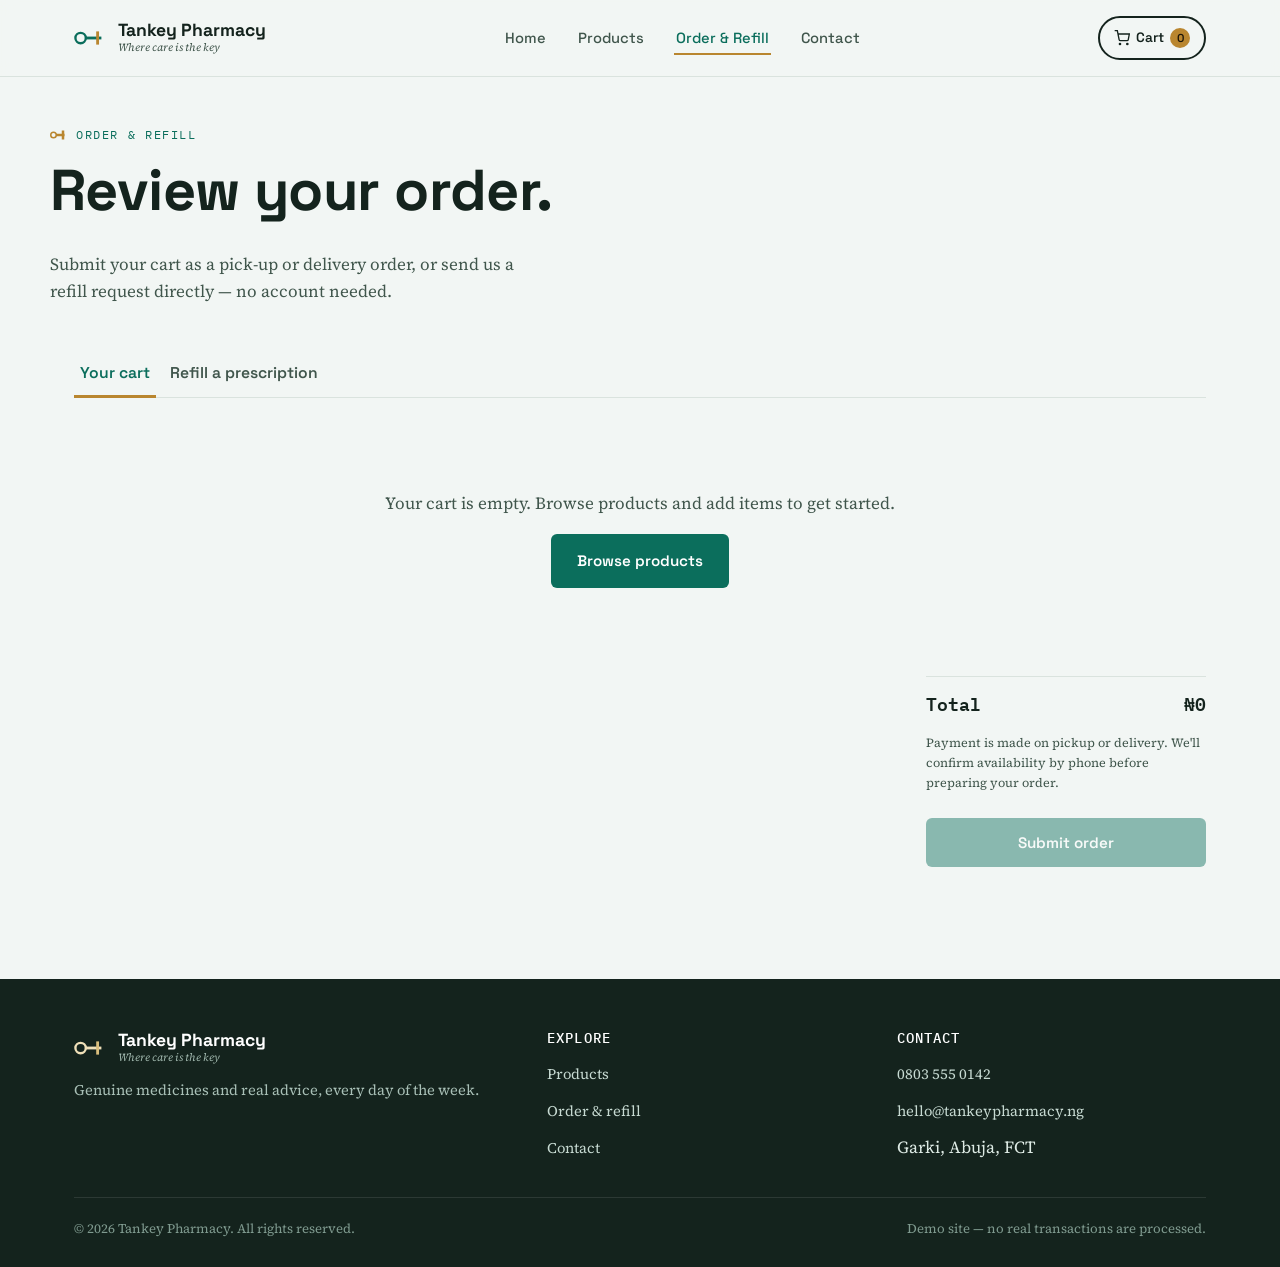
<file: order.html>
<!DOCTYPE html>
<html lang="en">
<head>
<meta charset="UTF-8">
<meta name="viewport" content="width=device-width, initial-scale=1.0">
<title>Order &amp; Refill — Tankey Pharmacy</title>
<meta name="description" content="Review your cart and submit an order, or request a prescription refill at Tankey Pharmacy.">
<link rel="stylesheet" href="style.css">
</head>
<body>

<header class="site-header">
  <nav class="nav wrap">
    <a href="index.html" class="brand">
      <svg class="brand-mark" viewBox="0 0 72 64" fill="none" xmlns="http://www.w3.org/2000/svg" aria-hidden="true">
        <circle cx="14" cy="32" r="11" stroke="currentColor" stroke-width="5"/>
        <rect x="24" y="29" width="34" height="6" fill="currentColor"/>
        <rect x="47" y="18" width="6" height="28" fill="#B9862F"/>
      </svg>
      <span class="brand-text">Tankey Pharmacy<small>Where care is the key</small></span>
    </a>
    <ul class="nav-links">
      <li><a href="index.html">Home</a></li>
      <li><a href="products.html">Products</a></li>
      <li><a href="order.html" class="active">Order &amp; Refill</a></li>
      <li><a href="contact.html">Contact</a></li>
    </ul>
    <div class="nav-cta">
      <a href="order.html" class="cart-pill" aria-label="View cart">
        <svg width="16" height="16" viewBox="0 0 24 24" fill="none" stroke="currentColor" stroke-width="2"><circle cx="9" cy="21" r="1"/><circle cx="20" cy="21" r="1"/><path d="M1 1h4l2.68 13.39a2 2 0 0 0 2 1.61h9.72a2 2 0 0 0 2-1.61L23 6H6"/></svg>
        <span class="btn-label">Cart</span>
        <span class="count" data-cart-count>0</span>
      </a>
      <button class="nav-toggle" aria-label="Toggle navigation" aria-expanded="false">
        <svg viewBox="0 0 24 24" fill="none" stroke="currentColor" stroke-width="2"><path d="M3 6h18M3 12h18M3 18h18"/></svg>
      </button>
    </div>
  </nav>
</header>

<main>
  <div class="page-header wrap">
    <span class="eyebrow">
      <svg class="key-mark" viewBox="0 0 72 64" fill="none"><circle cx="14" cy="32" r="11" stroke="currentColor" stroke-width="6"/><rect x="24" y="27" width="34" height="10" fill="currentColor"/><rect x="47" y="14" width="10" height="36" fill="currentColor"/></svg>
      Order &amp; refill
    </span>
    <h1>Review your order.</h1>
    <p class="lede">Submit your cart as a pick-up or delivery order, or send us a refill request directly — no account needed.</p>
  </div>

  <section style="padding-top:20px;">
    <div class="wrap">
      <div class="order-tabs">
        <button type="button" class="order-tab active" data-target="panel-cart">Your cart</button>
        <button type="button" class="order-tab" data-target="panel-refill">Refill a prescription</button>
      </div>

      <!-- CART PANEL -->
      <div class="order-panel active" id="panel-cart">
        <div id="cart-list"></div>
        <div class="cart-summary">
          <div class="summary-box">
            <div class="summary-line total">
              <span>Total</span>
              <span id="summary-total">₦0</span>
            </div>
            <p class="field-note" style="margin-top:10px;">Payment is made on pickup or delivery. We'll confirm availability by phone before preparing your order.</p>
            <button type="button" class="btn btn-primary" id="submit-cart-btn" style="width:100%; margin-top:12px;" disabled>Submit order</button>
          </div>
        </div>
        <div class="confirm-panel" id="cart-confirm">
          <h3>Order received 🎉</h3>
          <p>Your reference number:</p>
          <div class="ref" id="cart-confirm-ref"></div>
          <p>We'll call or WhatsApp you shortly to confirm pickup or delivery details.</p>
        </div>
      </div>

      <!-- REFILL PANEL -->
      <div class="order-panel" id="panel-refill">
        <form id="refill-form">
          <div class="form-grid">
            <div class="field">
              <label for="rf-name">Full name</label>
              <input type="text" id="rf-name" name="name" required placeholder="e.g. Amaka Johnson">
            </div>
            <div class="field">
              <label for="rf-phone">Phone number</label>
              <input type="tel" id="rf-phone" name="phone" required placeholder="080…">
            </div>
            <div class="field full">
              <label for="rf-medication">Medication name &amp; strength</label>
              <input type="text" id="rf-medication" name="medication" required placeholder="e.g. Amlodipine 5mg">
            </div>
            <div class="field">
              <label for="rf-fulfillment">Preferred option</label>
              <select id="rf-fulfillment" name="fulfillment">
                <option value="Pickup">Pickup in-store</option>
                <option value="Delivery">Delivery</option>
              </select>
            </div>
            <div class="field full">
              <label for="rf-notes">Anything else we should know? (optional)</label>
              <textarea id="rf-notes" name="notes" placeholder="Doctor's name, last fill date, allergies, etc."></textarea>
            </div>
          </div>
          <p class="field-note" style="margin:14px 0;">A pharmacist will verify your prescription history before this refill is dispensed.</p>
          <button type="submit" class="btn btn-primary">Send refill request</button>
        </form>
        <div class="confirm-panel" id="refill-confirm">
          <h3>Refill request sent 🎉</h3>
          <p>Your reference number:</p>
          <div class="ref" id="refill-confirm-ref"></div>
          <p>Our pharmacist will call you to confirm before it's ready.</p>
        </div>
      </div>

      <!-- PAST ORDERS -->
      <div class="past-orders" id="past-orders-section" style="display:none;">
        <h3>Your recent requests</h3>
        <p class="field-note">Stored on this device only.</p>
        <div id="past-orders-list"></div>
      </div>
    </div>
  </section>
</main>

<footer class="site-footer">
  <div class="wrap">
    <div class="footer-grid">
      <div>
        <a href="index.html" class="brand" style="margin-bottom:14px;">
          <svg class="brand-mark" viewBox="0 0 72 64" fill="none"><circle cx="14" cy="32" r="11" stroke="currentColor" stroke-width="5"/><rect x="24" y="29" width="34" height="6" fill="currentColor"/><rect x="47" y="18" width="6" height="28" fill="#D9BE7D"/></svg>
          <span class="brand-text">Tankey Pharmacy<small>Where care is the key</small></span>
        </a>
        <p>Genuine medicines and real advice, every day of the week.</p>
      </div>
      <div class="footer-col">
        <h4>Explore</h4>
        <ul>
          <li><a href="products.html">Products</a></li>
          <li><a href="order.html">Order &amp; refill</a></li>
          <li><a href="contact.html">Contact</a></li>
        </ul>
      </div>
      <div class="footer-col">
        <h4>Contact</h4>
        <ul>
          <li><a href="tel:+2348035550142">0803 555 0142</a></li>
          <li><a href="mailto:hello@tankeypharmacy.ng">hello@tankeypharmacy.ng</a></li>
          <li>Garki, Abuja, FCT</li>
        </ul>
      </div>
    </div>
    <div class="footer-bottom">
      <span>© 2026 Tankey Pharmacy. All rights reserved.</span>
      <span>Demo site — no real transactions are processed.</span>
    </div>
  </div>
</footer>

<script src="products-data.js"></script>
<script src="script.js"></script>
</body>
</html>
</file>
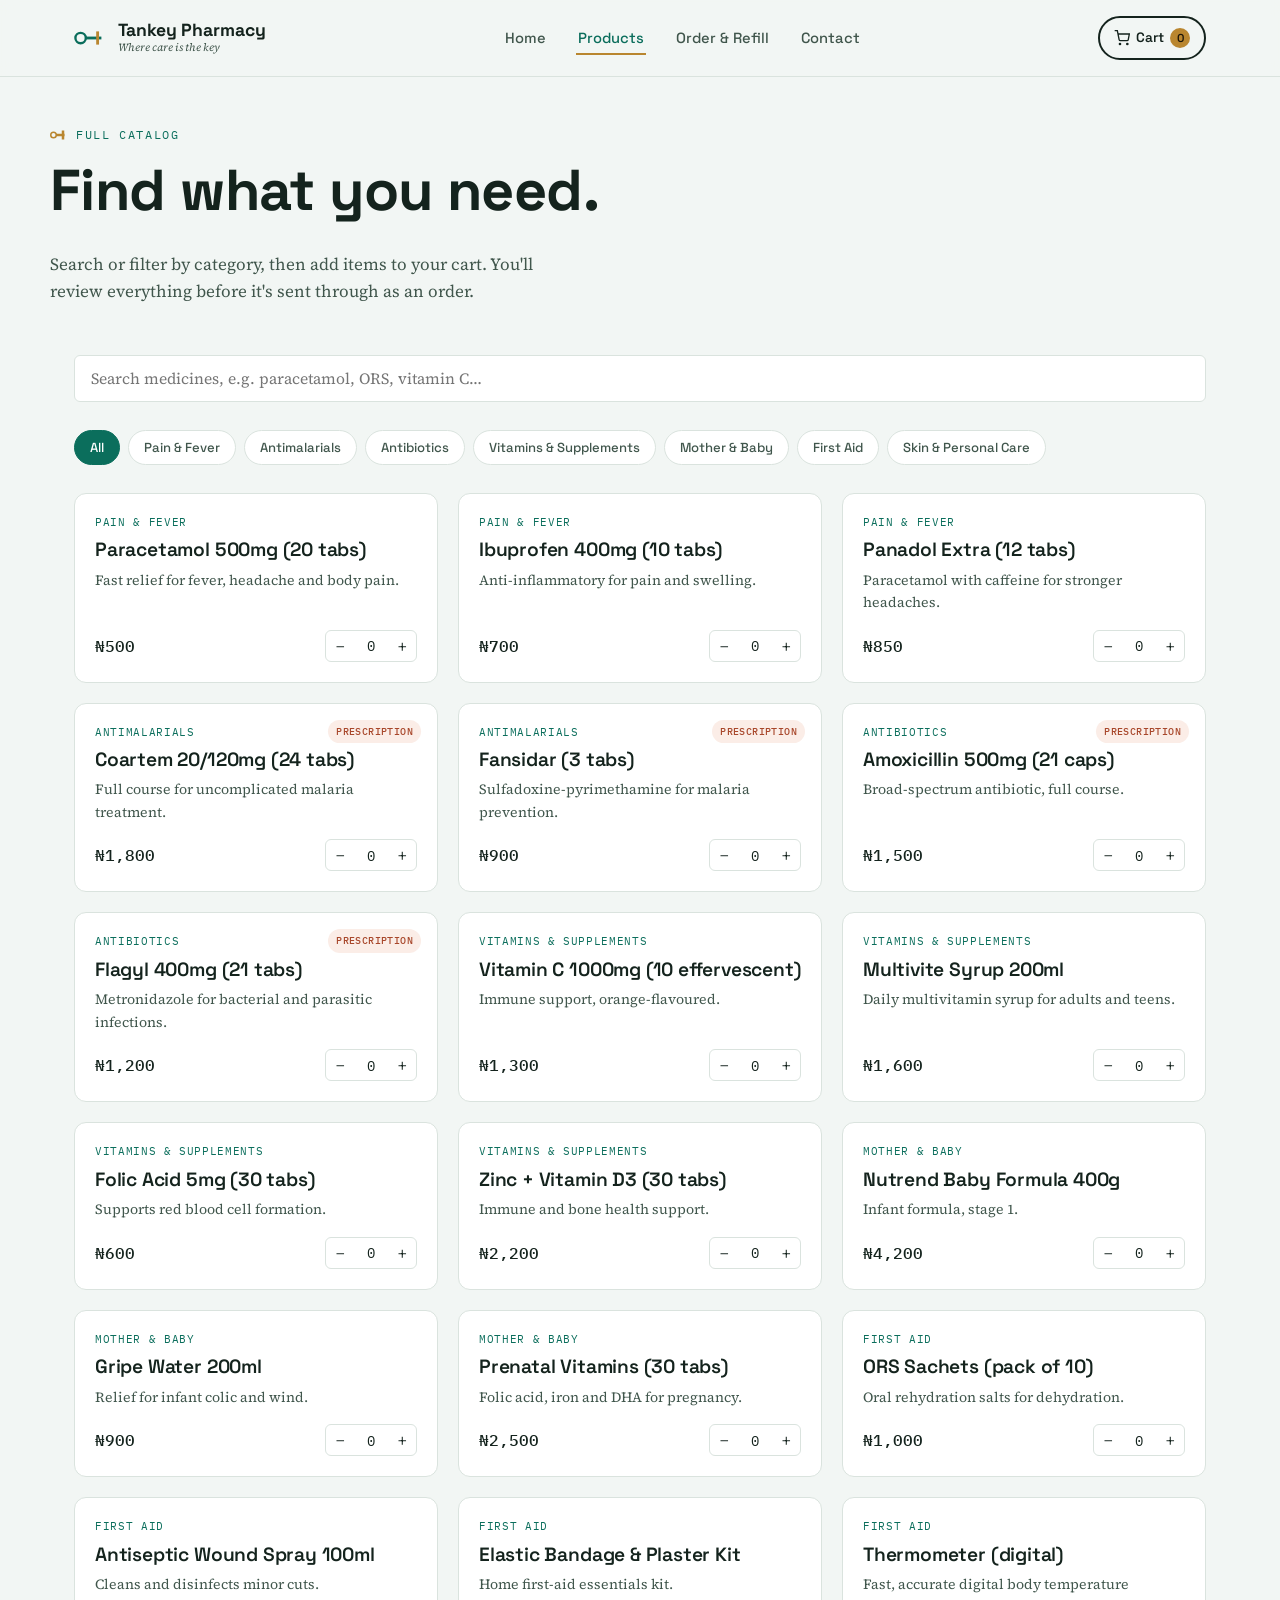
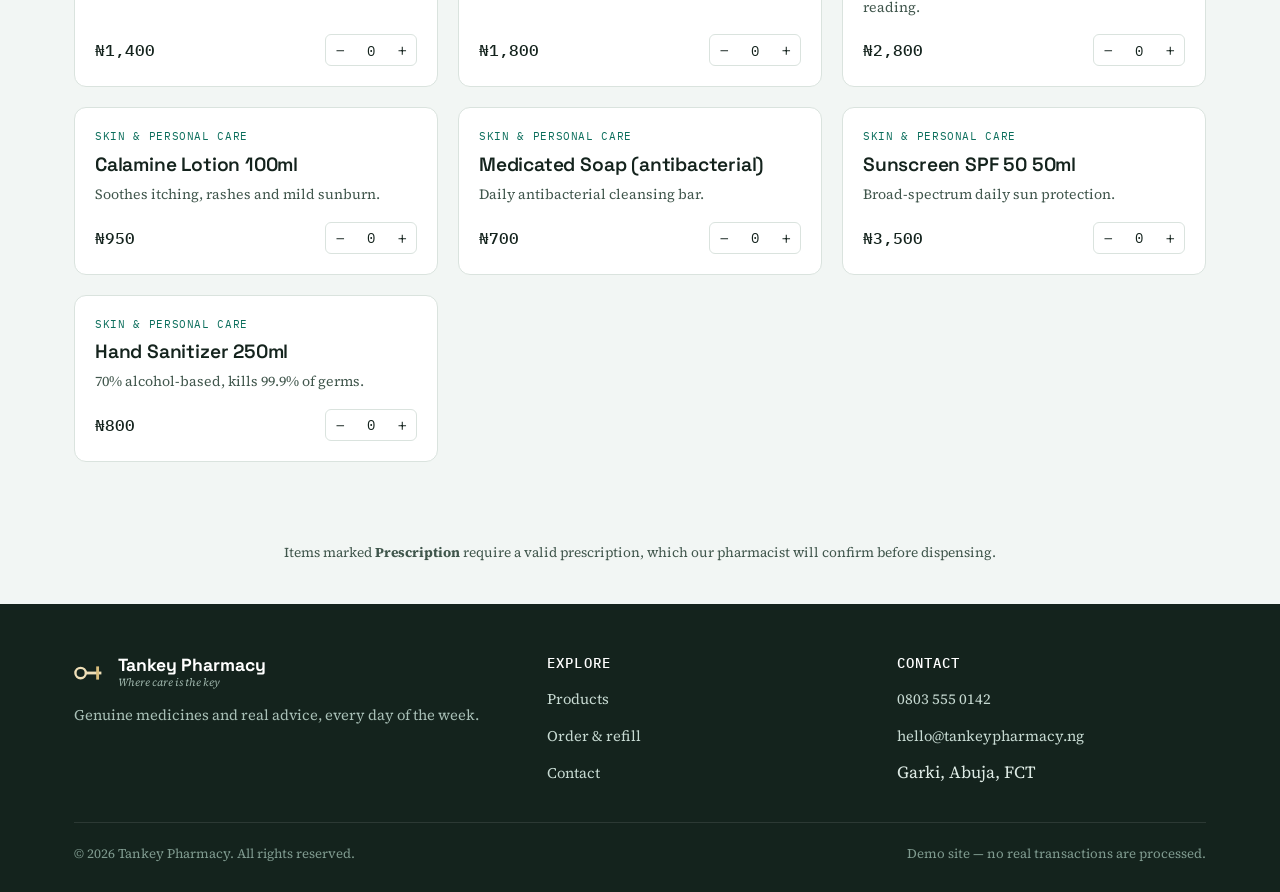
<file: products.html>
<!DOCTYPE html>
<html lang="en">
<head>
<meta charset="UTF-8">
<meta name="viewport" content="width=device-width, initial-scale=1.0">
<title>Products — Tankey Pharmacy</title>
<meta name="description" content="Browse medicines and health products at Tankey Pharmacy — pain relief, antimalarials, vitamins, mother & baby care, first aid and more.">
<link rel="stylesheet" href="style.css">
</head>
<body>

<header class="site-header">
  <nav class="nav wrap">
    <a href="index.html" class="brand">
      <svg class="brand-mark" viewBox="0 0 72 64" fill="none" xmlns="http://www.w3.org/2000/svg" aria-hidden="true">
        <circle cx="14" cy="32" r="11" stroke="currentColor" stroke-width="5"/>
        <rect x="24" y="29" width="34" height="6" fill="currentColor"/>
        <rect x="47" y="18" width="6" height="28" fill="#B9862F"/>
      </svg>
      <span class="brand-text">Tankey Pharmacy<small>Where care is the key</small></span>
    </a>
    <ul class="nav-links">
      <li><a href="index.html">Home</a></li>
      <li><a href="products.html" class="active">Products</a></li>
      <li><a href="order.html">Order &amp; Refill</a></li>
      <li><a href="contact.html">Contact</a></li>
    </ul>
    <div class="nav-cta">
      <a href="order.html" class="cart-pill" aria-label="View cart">
        <svg width="16" height="16" viewBox="0 0 24 24" fill="none" stroke="currentColor" stroke-width="2"><circle cx="9" cy="21" r="1"/><circle cx="20" cy="21" r="1"/><path d="M1 1h4l2.68 13.39a2 2 0 0 0 2 1.61h9.72a2 2 0 0 0 2-1.61L23 6H6"/></svg>
        <span class="btn-label">Cart</span>
        <span class="count" data-cart-count>0</span>
      </a>
      <button class="nav-toggle" aria-label="Toggle navigation" aria-expanded="false">
        <svg viewBox="0 0 24 24" fill="none" stroke="currentColor" stroke-width="2"><path d="M3 6h18M3 12h18M3 18h18"/></svg>
      </button>
    </div>
  </nav>
</header>

<main>
  <div class="page-header wrap">
    <span class="eyebrow">
      <svg class="key-mark" viewBox="0 0 72 64" fill="none"><circle cx="14" cy="32" r="11" stroke="currentColor" stroke-width="6"/><rect x="24" y="27" width="34" height="10" fill="currentColor"/><rect x="47" y="14" width="10" height="36" fill="currentColor"/></svg>
      Full catalog
    </span>
    <h1>Find what you need.</h1>
    <p class="lede">Search or filter by category, then add items to your cart. You'll review everything before it's sent through as an order.</p>
  </div>

  <section style="padding-top:24px;">
    <div class="wrap">
      <div class="toolbar">
        <input type="search" id="product-search" class="search-input" placeholder="Search medicines, e.g. paracetamol, ORS, vitamin C…" aria-label="Search products">
      </div>
      <div class="chip-row" id="category-chips" style="margin-bottom:28px;">
        <button type="button" class="chip active" data-category="All">All</button>
        <button type="button" class="chip" data-category="Pain & Fever">Pain &amp; Fever</button>
        <button type="button" class="chip" data-category="Antimalarials">Antimalarials</button>
        <button type="button" class="chip" data-category="Antibiotics">Antibiotics</button>
        <button type="button" class="chip" data-category="Vitamins & Supplements">Vitamins &amp; Supplements</button>
        <button type="button" class="chip" data-category="Mother & Baby">Mother &amp; Baby</button>
        <button type="button" class="chip" data-category="First Aid">First Aid</button>
        <button type="button" class="chip" data-category="Skin & Personal Care">Skin &amp; Personal Care</button>
      </div>

      <div class="product-grid" id="product-grid"></div>

      <div class="empty-state" id="empty-state" style="display:none;">
        <svg viewBox="0 0 24 24" fill="none" stroke="currentColor" stroke-width="1.5"><circle cx="11" cy="11" r="7"/><path d="M21 21l-4.35-4.35"/></svg>
        <p>No products match your search. Try a different term or category.</p>
      </div>

      <div class="mini-cart hidden" id="mini-cart">
        <span id="mini-cart-count">0 items in cart</span>
        <span class="total" id="mini-cart-total">₦0</span>
        <a href="order.html" class="btn btn-gold btn-sm">Go to order</a>
      </div>
    </div>
  </section>

  <p style="text-align:center; color:var(--ink-soft); font-size:0.85rem; margin-top:8px;">
    Items marked <strong>Prescription</strong> require a valid prescription, which our pharmacist will confirm before dispensing.
  </p>
</main>

<footer class="site-footer">
  <div class="wrap">
    <div class="footer-grid">
      <div>
        <a href="index.html" class="brand" style="margin-bottom:14px;">
          <svg class="brand-mark" viewBox="0 0 72 64" fill="none"><circle cx="14" cy="32" r="11" stroke="currentColor" stroke-width="5"/><rect x="24" y="29" width="34" height="6" fill="currentColor"/><rect x="47" y="18" width="6" height="28" fill="#D9BE7D"/></svg>
          <span class="brand-text">Tankey Pharmacy<small>Where care is the key</small></span>
        </a>
        <p>Genuine medicines and real advice, every day of the week.</p>
      </div>
      <div class="footer-col">
        <h4>Explore</h4>
        <ul>
          <li><a href="products.html">Products</a></li>
          <li><a href="order.html">Order &amp; refill</a></li>
          <li><a href="contact.html">Contact</a></li>
        </ul>
      </div>
      <div class="footer-col">
        <h4>Contact</h4>
        <ul>
          <li><a href="tel:+2348035550142">0803 555 0142</a></li>
          <li><a href="mailto:hello@tankeypharmacy.ng">hello@tankeypharmacy.ng</a></li>
          <li>Garki, Abuja, FCT</li>
        </ul>
      </div>
    </div>
    <div class="footer-bottom">
      <span>© 2026 Tankey Pharmacy. All rights reserved.</span>
      <span>Demo site — no real transactions are processed.</span>
    </div>
  </div>
</footer>

<script src="products-data.js"></script>
<script src="script.js"></script>
</body>
</html>
</file>
<file: style.css>
/* ============================================
   TANKEY PHARMACY — design tokens
   Palette: clinical mint-white + deep teal (care) + brass gold (the "key")
   Type: Space Grotesk (display/utility) + Source Serif 4 (body warmth)
   Signature: the key-cross mark — a key whose bit reads as a medical cross
   ============================================ */

@import url('https://fonts.googleapis.com/css2?family=Space+Grotesk:wght@500;600;700&family=Source+Serif+4:ital,opsz,wght@0,8..60,400;0,8..60,500;1,8..60,400&family=IBM+Plex+Mono:wght@500&display=swap');

:root{
  --bg: #F2F6F4;
  --surface: #FFFFFF;
  --surface-tint: #E7F0EB;
  --ink: #14231D;
  --ink-soft: #40564C;
  --primary: #0B6E5C;
  --primary-dark: #084F42;
  --accent: #B9862F;
  --accent-light: #EFDFB8;
  --line: #DAE3DE;
  --rx: #A8472B;

  --font-display: 'Space Grotesk', sans-serif;
  --font-body: 'Source Serif 4', serif;
  --font-mono: 'IBM Plex Mono', monospace;

  --radius-sm: 6px;
  --radius-md: 12px;
  --radius-lg: 20px;
  --shadow-card: 0 2px 14px rgba(20, 35, 29, 0.06);
  --shadow-pop: 0 12px 32px rgba(20, 35, 29, 0.14);
  --max-width: 1180px;
}

*, *::before, *::after{ box-sizing: border-box; }
html{ scroll-behavior: smooth; }
body{
  margin: 0;
  background: var(--bg);
  color: var(--ink);
  font-family: var(--font-body);
  font-size: 17px;
  line-height: 1.6;
  -webkit-font-smoothing: antialiased;
}
h1,h2,h3,h4{
  font-family: var(--font-display);
  color: var(--ink);
  line-height: 1.12;
  margin: 0 0 0.5em;
  letter-spacing: -0.01em;
}
h1{ font-size: clamp(2.4rem, 5vw, 3.6rem); font-weight: 700; }
h2{ font-size: clamp(1.7rem, 3.2vw, 2.3rem); font-weight: 600; }
h3{ font-size: 1.2rem; font-weight: 600; }
p{ margin: 0 0 1em; color: var(--ink-soft); }
a{ color: var(--primary); text-decoration: none; }
img{ max-width: 100%; display: block; }
button{ font-family: inherit; }

.wrap{
  max-width: var(--max-width);
  margin: 0 auto;
  padding: 0 24px;
}

a:focus-visible, button:focus-visible, input:focus-visible, textarea:focus-visible, select:focus-visible{
  outline: 3px solid var(--accent);
  outline-offset: 2px;
}

/* ---------- eyebrow / key-divider (signature detail) ---------- */
.eyebrow{
  display: inline-flex;
  align-items: center;
  gap: 8px;
  font-family: var(--font-mono);
  font-size: 0.72rem;
  letter-spacing: 0.14em;
  text-transform: uppercase;
  color: var(--primary);
  margin-bottom: 14px;
}
.eyebrow .key-mark{ width: 18px; height: 18px; color: var(--accent); }

/* ---------- buttons ---------- */
.btn{
  display: inline-flex;
  align-items: center;
  justify-content: center;
  gap: 8px;
  padding: 13px 24px;
  border-radius: var(--radius-sm);
  font-family: var(--font-display);
  font-weight: 600;
  font-size: 0.95rem;
  border: 2px solid transparent;
  cursor: pointer;
  transition: transform 0.15s ease, box-shadow 0.15s ease, background 0.15s ease;
  white-space: nowrap;
}
.btn:hover{ transform: translateY(-1px); }
.btn-primary{ background: var(--primary); color: #fff; }
.btn-primary:hover{ background: var(--primary-dark); box-shadow: var(--shadow-pop); }
.btn-ghost{ background: transparent; border-color: var(--ink); color: var(--ink); }
.btn-ghost:hover{ border-color: var(--primary); color: var(--primary); }
.btn-gold{ background: var(--accent); color: #1c1406; }
.btn-gold:hover{ box-shadow: var(--shadow-pop); }
.btn-sm{ padding: 8px 14px; font-size: 0.82rem; }
.btn:disabled{ opacity: 0.45; cursor: not-allowed; transform: none; }

/* ---------- header / nav ---------- */
.site-header{
  position: sticky; top: 0; z-index: 50;
  background: rgba(242, 246, 244, 0.92);
  backdrop-filter: blur(8px);
  border-bottom: 1px solid var(--line);
}
.nav{
  display: flex; align-items: center; justify-content: space-between;
  padding: 16px 24px;
}
.brand{ display: flex; align-items: center; gap: 10px; }
.brand-mark{ width: 34px; height: 34px; color: var(--primary); flex-shrink: 0; }
.brand-text{ font-family: var(--font-display); font-weight: 700; font-size: 1.1rem; color: var(--ink); line-height: 1; }
.brand-text small{ display:block; font-family: var(--font-body); font-style: italic; font-weight: 400; font-size: 0.68rem; color: var(--ink-soft); margin-top: 3px; }

.nav-links{ display: flex; align-items: center; gap: 28px; list-style: none; margin: 0; padding: 0; }
.nav-links a{
  font-family: var(--font-display); font-weight: 500; font-size: 0.92rem; color: var(--ink-soft);
  padding: 6px 2px; border-bottom: 2px solid transparent;
}
.nav-links a:hover, .nav-links a.active{ color: var(--primary); border-color: var(--accent); }

.nav-cta{ display: flex; align-items: center; gap: 14px; }
.cart-pill{
  position: relative; display: inline-flex; align-items: center; gap: 6px;
  padding: 9px 14px; border: 2px solid var(--ink); border-radius: 100px;
  font-family: var(--font-display); font-size: 0.85rem; font-weight: 600; color: var(--ink);
}
.cart-pill .count{
  background: var(--accent); color: #1c1406; border-radius: 100px;
  min-width: 20px; height: 20px; display:inline-flex; align-items:center; justify-content:center;
  font-size: 0.72rem; padding: 0 5px;
}
.nav-toggle{ display: none; background: none; border: none; cursor: pointer; padding: 6px; }
.nav-toggle svg{ width: 26px; height: 26px; color: var(--ink); }

@media (max-width: 860px){
  .nav-links{
    position: fixed; inset: 68px 0 auto 0; background: var(--surface);
    flex-direction: column; align-items: flex-start; gap: 0;
    padding: 8px 24px 18px; border-bottom: 1px solid var(--line);
    transform: translateY(-8px); opacity: 0; pointer-events: none; transition: all 0.18s ease;
  }
  .nav-links.open{ transform: translateY(0); opacity: 1; pointer-events: auto; }
  .nav-links li{ width: 100%; }
  .nav-links a{ display: block; padding: 12px 0; border-bottom: 1px solid var(--line); }
  .nav-toggle{ display: inline-flex; }
  .nav-cta .btn-label{ display: none; }
}

/* ---------- hero ---------- */
.hero{ padding: 64px 0 40px; overflow: hidden; }
.hero .wrap{ display: grid; grid-template-columns: 1.1fr 0.9fr; gap: 48px; align-items: center; }
.hero-copy p.lede{ font-size: 1.15rem; max-width: 46ch; }
.hero-actions{ display: flex; gap: 14px; flex-wrap: wrap; margin-top: 28px; }
.hero-art{ display: flex; justify-content: center; align-items: center; }
.hero-art svg{ width: min(340px, 100%); height: auto; color: var(--primary); }
.hero-art .bit-accent{ color: var(--accent); }

@media (prefers-reduced-motion: no-preference){
  .hero-art svg{ animation: keyIn 900ms cubic-bezier(.2,.7,.3,1) both; }
}
@keyframes keyIn{
  from{ opacity: 0; transform: translateX(24px) rotate(-8deg); }
  to{ opacity: 1; transform: translateX(0) rotate(0); }
}

@media (max-width: 860px){
  .hero .wrap{ grid-template-columns: 1fr; }
  .hero-art{ order: -1; }
  .hero-art svg{ width: 200px; }
}

/* ---------- trust strip ---------- */
.trust-strip{ background: var(--surface); border-top: 1px solid var(--line); border-bottom: 1px solid var(--line); }
.trust-strip .wrap{ display: grid; grid-template-columns: repeat(3, 1fr); gap: 24px; padding: 28px 24px; }
.trust-item{ display: flex; gap: 12px; align-items: flex-start; }
.trust-item svg{ width: 22px; height: 22px; color: var(--accent); flex-shrink: 0; margin-top: 3px; }
.trust-item span{ font-family: var(--font-display); font-weight: 500; font-size: 0.92rem; color: var(--ink); }
@media (max-width: 700px){ .trust-strip .wrap{ grid-template-columns: 1fr; } }

/* ---------- generic sections ---------- */
section{ padding: 72px 0; }
.section-head{ max-width: 62ch; margin-bottom: 40px; }
.two-col{ display: grid; grid-template-columns: 1fr 1fr; gap: 56px; align-items: center; }
@media (max-width: 860px){ .two-col{ grid-template-columns: 1fr; gap: 32px; } }

.about-visual{
  background: var(--surface-tint); border-radius: var(--radius-lg);
  padding: 40px; display: flex; align-items: center; justify-content: center;
}
.about-visual svg{ width: 100%; max-width: 260px; color: var(--primary); }

/* ---------- cards grid (services) ---------- */
.card-grid{ display: grid; grid-template-columns: repeat(3, 1fr); gap: 20px; }
@media (max-width: 900px){ .card-grid{ grid-template-columns: repeat(2, 1fr); } }
@media (max-width: 620px){ .card-grid{ grid-template-columns: 1fr; } }

.service-card{
  background: var(--surface); border: 1px solid var(--line); border-radius: var(--radius-md);
  padding: 26px; transition: box-shadow 0.15s ease, transform 0.15s ease;
}
.service-card:hover{ box-shadow: var(--shadow-card); transform: translateY(-2px); }
.service-card svg{ width: 26px; height: 26px; color: var(--accent); margin-bottom: 14px; }

/* ---------- hours / location ---------- */
.hours-table{ width: 100%; border-collapse: collapse; font-family: var(--font-mono); font-size: 0.88rem; }
.hours-table td{ padding: 9px 0; border-bottom: 1px solid var(--line); }
.hours-table td:last-child{ text-align: right; color: var(--ink); font-weight: 500; }
.hours-table tr:last-child td{ border-bottom: none; }

.info-list{ list-style: none; margin: 0 0 20px; padding: 0; display: flex; flex-direction: column; gap: 12px; }
.info-list li{ display: flex; gap: 12px; align-items: flex-start; font-size: 0.96rem; }
.info-list svg{ width: 20px; height: 20px; color: var(--accent); flex-shrink: 0; margin-top: 2px; }

/* ---------- CTA banner ---------- */
.cta-banner{
  background: var(--primary); color: #fff; border-radius: var(--radius-lg);
  padding: 44px; display: flex; align-items: center; justify-content: space-between; gap: 24px; flex-wrap: wrap;
}
.cta-banner h2, .cta-banner p{ color: #fff; margin: 0; }
.cta-banner p{ color: rgba(255,255,255,0.82); }

/* ---------- footer ---------- */
.site-footer{ background: var(--ink); color: #DDEAE4; padding: 52px 0 28px; margin-top: 40px; }
.footer-grid{ display: grid; grid-template-columns: 1.4fr 1fr 1fr; gap: 40px; margin-bottom: 36px; }
@media (max-width: 700px){ .footer-grid{ grid-template-columns: 1fr; gap: 28px; } }
.site-footer .brand-mark{ color: var(--accent-light); }
.site-footer .brand-text{ color: #fff; }
.site-footer .brand-text small{ color: #9FB6AC; }
.site-footer p{ color: #A9C0B7; font-size: 0.92rem; }
.footer-col h4{ color: #fff; font-size: 0.85rem; text-transform: uppercase; letter-spacing: 0.08em; font-family: var(--font-mono); font-weight: 500; margin-bottom: 14px; }
.footer-col ul{ list-style: none; margin: 0; padding: 0; display: flex; flex-direction: column; gap: 10px; }
.footer-col a{ color: #C7DAD2; font-size: 0.92rem; }
.footer-col a:hover{ color: var(--accent-light); }
.footer-bottom{ border-top: 1px solid rgba(255,255,255,0.1); padding-top: 20px; font-size: 0.82rem; color: #7F9A8F; display: flex; justify-content: space-between; flex-wrap: wrap; gap: 8px; }

/* ---------- page header (inner pages) ---------- */
.page-header{ padding: 48px 0 8px; }
.page-header p.lede{ max-width: 56ch; }

/* ---------- products page ---------- */
.toolbar{ display: flex; gap: 14px; flex-wrap: wrap; align-items: center; margin-bottom: 28px; }
.search-input{
  flex: 1; min-width: 220px; padding: 12px 16px; border-radius: var(--radius-sm);
  border: 1.5px solid var(--line); font-family: var(--font-body); font-size: 0.98rem; background: var(--surface);
}
.chip-row{ display: flex; gap: 8px; flex-wrap: wrap; }
.chip{
  padding: 8px 15px; border-radius: 100px; border: 1.5px solid var(--line); background: var(--surface);
  font-family: var(--font-display); font-size: 0.82rem; font-weight: 500; color: var(--ink-soft); cursor: pointer;
}
.chip.active{ background: var(--primary); border-color: var(--primary); color: #fff; }

.product-grid{ display: grid; grid-template-columns: repeat(3, 1fr); gap: 20px; }
@media (max-width: 940px){ .product-grid{ grid-template-columns: repeat(2, 1fr); } }
@media (max-width: 600px){ .product-grid{ grid-template-columns: 1fr; } }

.product-card{
  background: var(--surface); border: 1px solid var(--line); border-radius: var(--radius-md);
  padding: 20px; display: flex; flex-direction: column; gap: 8px; position: relative;
}
.product-cat{ font-family: var(--font-mono); font-size: 0.68rem; text-transform: uppercase; letter-spacing: 0.06em; color: var(--primary); }
.product-card h3{ margin: 0; }
.product-card .desc{ font-size: 0.88rem; color: var(--ink-soft); margin: 0; flex: 1; }
.product-foot{ display: flex; align-items: center; justify-content: space-between; margin-top: 8px; }
.price{ font-family: var(--font-mono); font-weight: 500; color: var(--ink); font-size: 1.02rem; }
.rx-badge{
  position: absolute; top: 16px; right: 16px; background: #FBEDE7; color: var(--rx);
  font-family: var(--font-mono); font-size: 0.62rem; letter-spacing: 0.04em; text-transform: uppercase;
  padding: 4px 8px; border-radius: 100px; font-weight: 500;
}
.qty-stepper{ display: flex; align-items: center; gap: 8px; border: 1.5px solid var(--line); border-radius: var(--radius-sm); }
.qty-stepper button{ background: none; border: none; width: 28px; height: 30px; cursor: pointer; font-size: 1rem; color: var(--ink); }
.qty-stepper span{ font-family: var(--font-mono); min-width: 18px; text-align: center; font-size: 0.9rem; }
.empty-state{ text-align: center; padding: 60px 20px; color: var(--ink-soft); }
.empty-state svg{ width: 44px; height: 44px; color: var(--line); margin-bottom: 14px; }

/* sticky mini cart bar */
.mini-cart{
  position: sticky; bottom: 16px; margin-top: 32px;
  background: var(--ink); color: #fff; border-radius: var(--radius-md);
  padding: 16px 22px; display: flex; align-items: center; justify-content: space-between;
  box-shadow: var(--shadow-pop); gap: 16px; flex-wrap: wrap;
}
.mini-cart .total{ font-family: var(--font-mono); font-size: 1.05rem; }
.mini-cart.hidden{ display: none; }

/* ---------- order / cart page ---------- */
.order-tabs{ display: flex; gap: 8px; margin-bottom: 32px; border-bottom: 1px solid var(--line); }
.order-tab{
  padding: 12px 6px; background: none; border: none; cursor: pointer;
  font-family: var(--font-display); font-weight: 600; font-size: 0.98rem; color: var(--ink-soft);
  border-bottom: 3px solid transparent; margin-bottom: -1px;
}
.order-tab.active{ color: var(--primary); border-color: var(--accent); }
.order-panel{ display: none; }
.order-panel.active{ display: block; }

.cart-row{
  display: grid; grid-template-columns: 1fr auto auto auto; gap: 16px; align-items: center;
  padding: 16px 0; border-bottom: 1px solid var(--line);
}
.cart-row .name{ font-family: var(--font-display); font-weight: 600; }
.cart-row .cat{ font-family: var(--font-mono); font-size: 0.7rem; color: var(--ink-soft); text-transform: uppercase; }
.remove-btn{ background:none; border:none; cursor:pointer; color: var(--rx); font-size: 0.82rem; font-family: var(--font-display); font-weight: 500; }
@media (max-width: 600px){ .cart-row{ grid-template-columns: 1fr; gap: 6px; } }

.cart-summary{ display: flex; justify-content: flex-end; margin-top: 20px; }
.summary-box{ width: 280px; }
.summary-line{ display: flex; justify-content: space-between; padding: 6px 0; font-size: 0.94rem; }
.summary-line.total{ font-family: var(--font-mono); font-weight: 600; font-size: 1.1rem; border-top: 1px solid var(--line); margin-top: 8px; padding-top: 12px; }

.form-grid{ display: grid; grid-template-columns: 1fr 1fr; gap: 18px; }
@media (max-width: 620px){ .form-grid{ grid-template-columns: 1fr; } }
.field{ display: flex; flex-direction: column; gap: 6px; }
.field.full{ grid-column: 1 / -1; }
.field label{ font-family: var(--font-display); font-size: 0.85rem; font-weight: 500; color: var(--ink); }
.field input, .field textarea, .field select{
  padding: 11px 14px; border-radius: var(--radius-sm); border: 1.5px solid var(--line);
  font-family: var(--font-body); font-size: 0.96rem; background: var(--surface); color: var(--ink);
}
.field textarea{ resize: vertical; min-height: 90px; }
.field-note{ font-size: 0.78rem; color: var(--ink-soft); }

.confirm-panel{
  background: var(--surface-tint); border: 1.5px dashed var(--primary); border-radius: var(--radius-lg);
  padding: 32px; text-align: center; display: none;
}
.confirm-panel.show{ display: block; }
.confirm-panel .ref{ font-family: var(--font-mono); font-size: 1.3rem; color: var(--primary); font-weight: 500; margin: 10px 0 4px; }

.past-orders{ margin-top: 48px; }
.past-order-row{
  display: flex; justify-content: space-between; align-items: center; flex-wrap: wrap; gap: 6px;
  padding: 14px 0; border-bottom: 1px solid var(--line); font-size: 0.9rem;
}
.past-order-row .ref{ font-family: var(--font-mono); color: var(--primary); }

/* ---------- contact page ---------- */
.contact-grid{ display: grid; grid-template-columns: 1fr 1fr; gap: 48px; }
@media (max-width: 860px){ .contact-grid{ grid-template-columns: 1fr; } }
.map-frame{ border-radius: var(--radius-md); overflow: hidden; border: 1px solid var(--line); }
.map-frame iframe{ width: 100%; height: 320px; border: none; display: block; }

/* utility */
.mt-0{ margin-top: 0; }
.visually-hidden{ position: absolute; width: 1px; height: 1px; overflow: hidden; clip: rect(0,0,0,0); }
</file>
